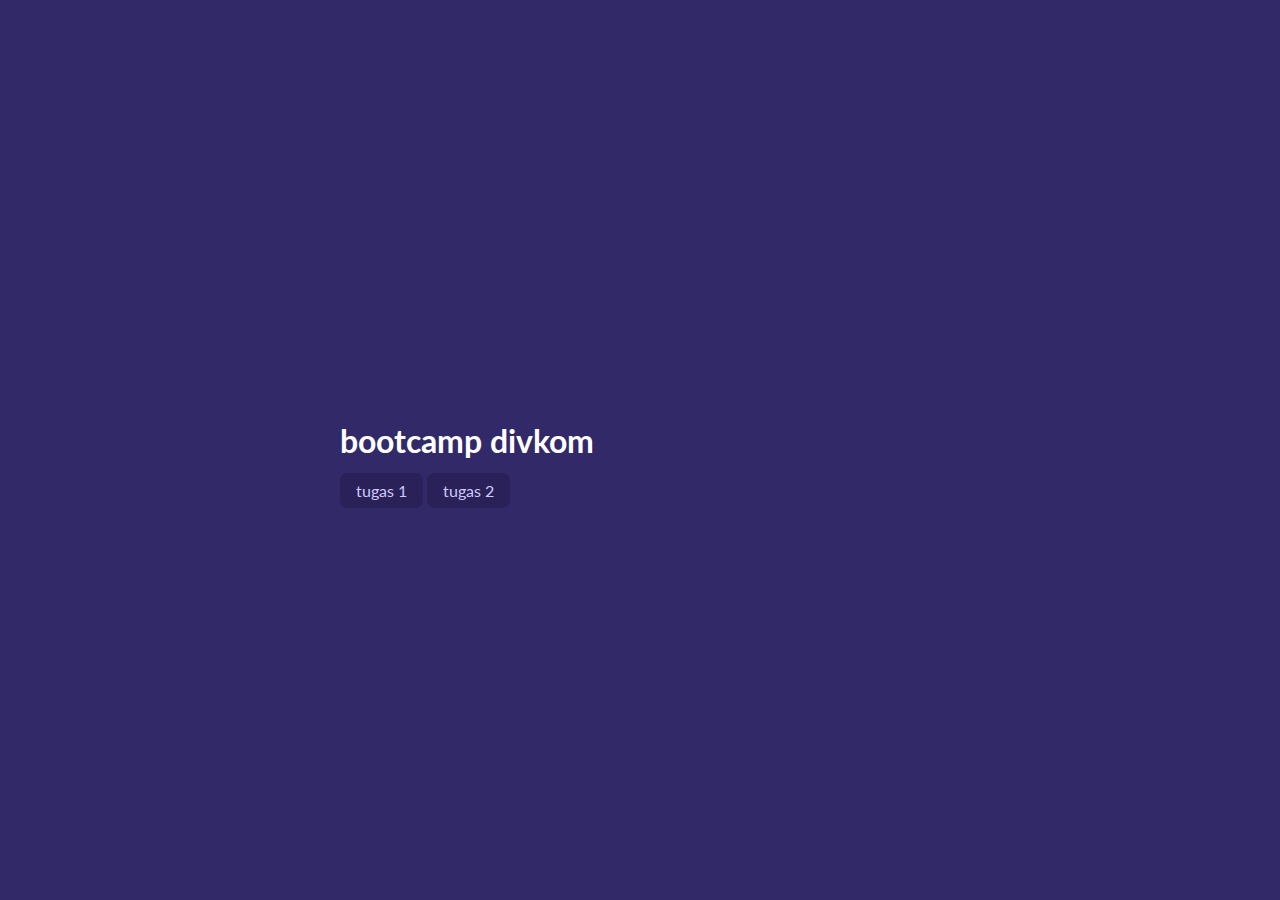
<file: index.html>
<!DOCTYPE html>
<html>
  <head>
    <title>Home - Bootcamp Divisi Komputer</title>
    <link href="stylesheet.css" rel="stylesheet" />
  </head>
  <body class="tugas-1">
    <div class="main-text">
      <h1>bootcamp divkom</h1>
      <a class="nav-button" href="./tugas-1/index.html">tugas 1</a>
      <a class="nav-button" href="./tugas-2/index.html">tugas 2</a>
    </div>
  </body class="tugas-1">
</html>
</file>
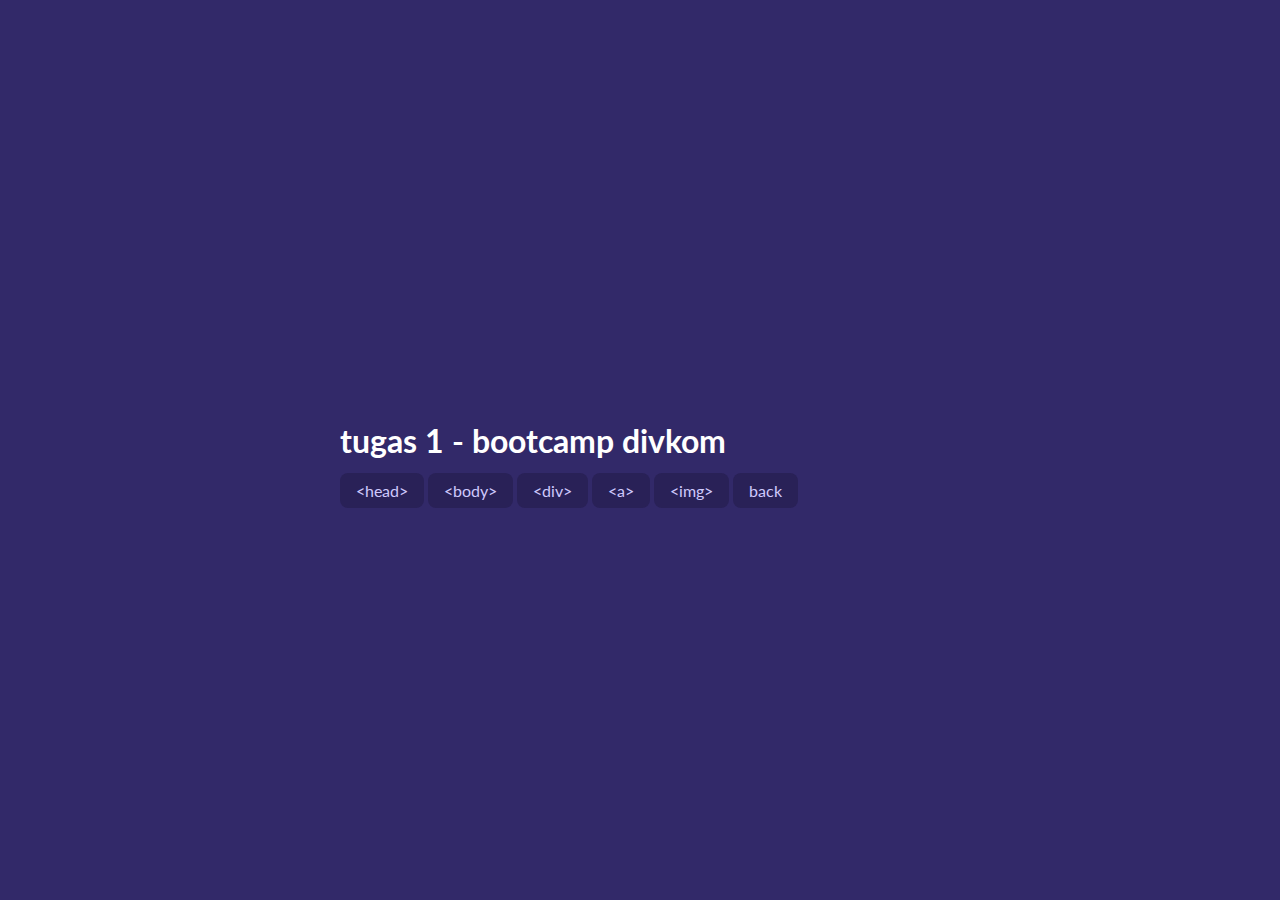
<file: tugas-1/index.html>
<!DOCTYPE html>
<html>
  <head>
    <title>Home - Tugas 1 - Bootcamp Divisi Komputer</title>
    <link href="../stylesheet.css" rel="stylesheet" />
  </head>
  <body class="tugas-1">
    <div class="main-text">
      <h1>tugas 1 - bootcamp divkom</h1>
      <a class="nav-button" href="./head.html">&lt;head&gt;</a>
      <a class="nav-button" href="./body.html">&lt;body&gt;</a>
      <a class="nav-button" href="./div.html">&lt;div&gt;</a>
      <a class="nav-button" href="./a.html">&lt;a&gt;</a>
      <a class="nav-button" href="./img.html">&lt;img&gt;</a>
      <a class="nav-button" href="../">back</a>
    </div>
  </body class="tugas-1">
</html>
</file>
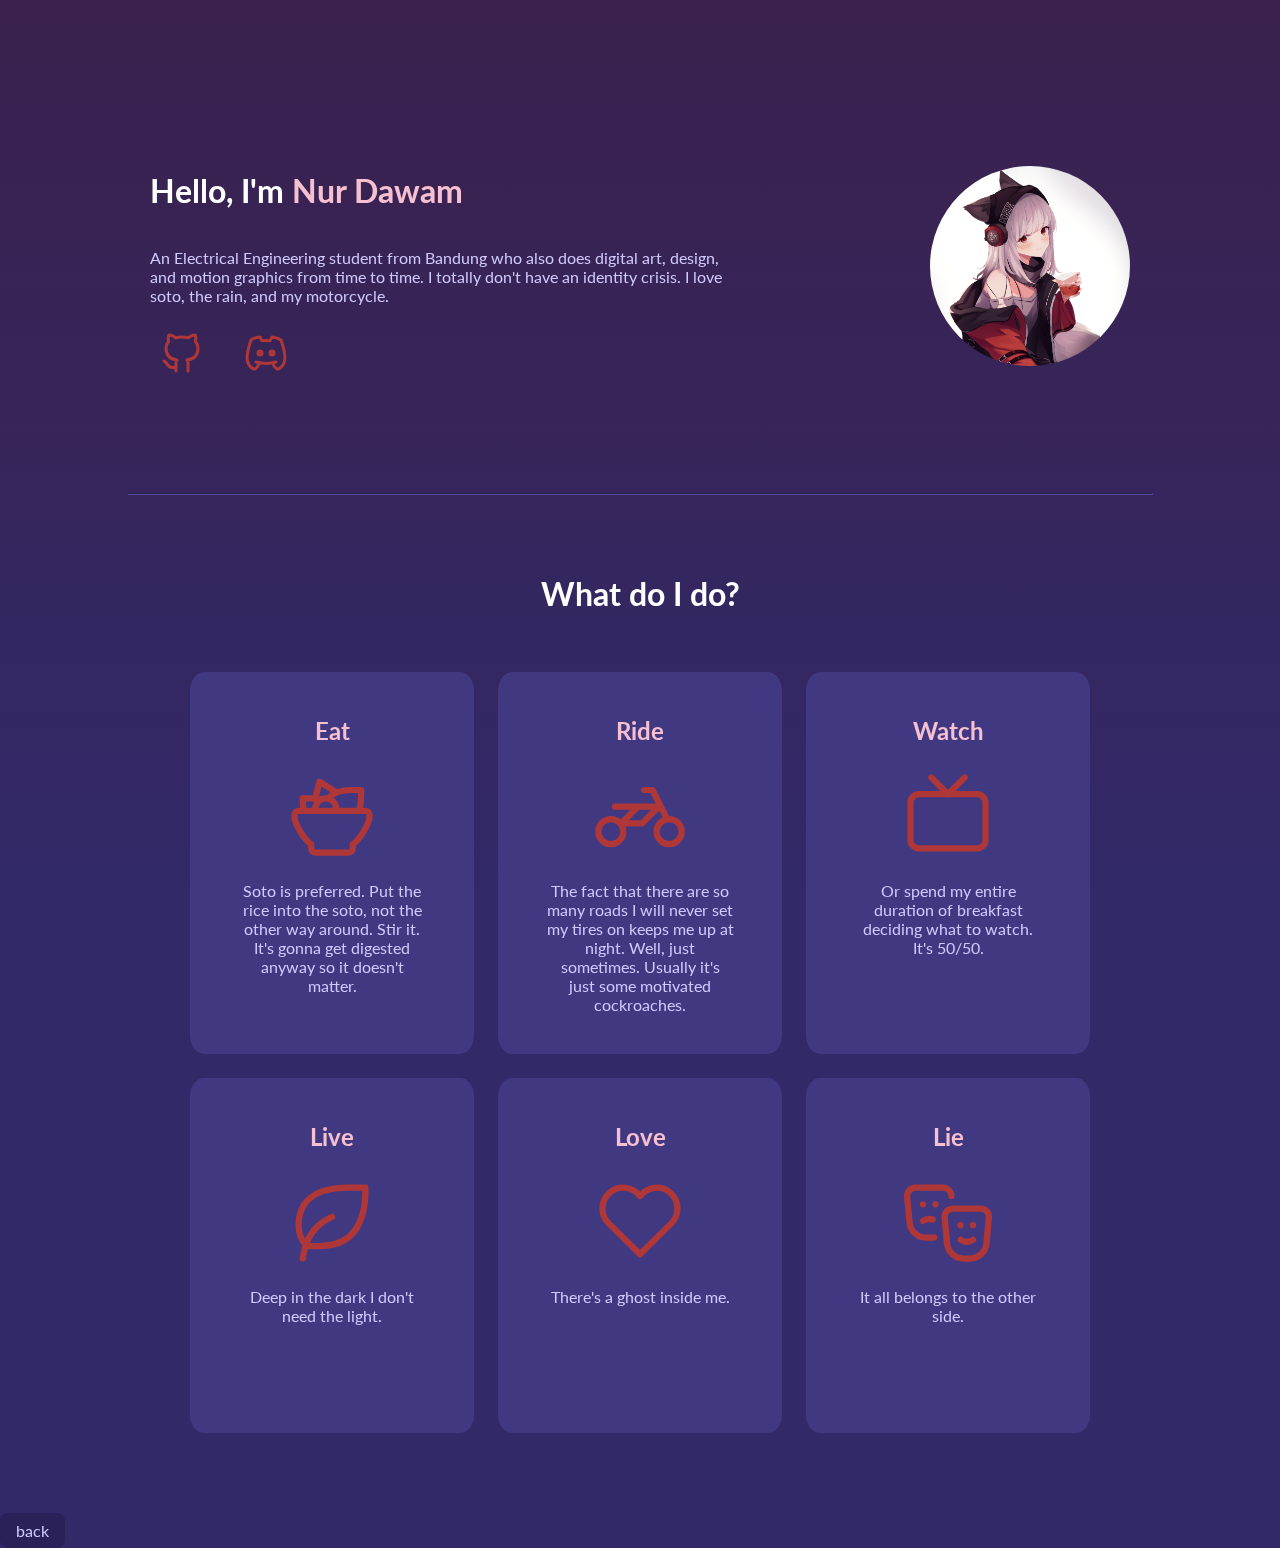
<file: tugas-2/index.html>
<!DOCTYPE html>
<html>
  <head>
    <title>&lt;img&gt; - Tugas 1 - Bootcamp Divisi Komputer</title>
    <link href="../stylesheet.css" rel="stylesheet" />
  </head>
  <body class="tugas-2">
    <div class="background"></div>
    <section class="section-1">
      <div class="section-1-left">
        <h1>Hello, I'm <span class="text-red">Nur Dawam</span></h1>
        <p>
          An Electrical Engineering student from Bandung who also does digital
          art, design, and motion graphics from time to time. I totally don't
          have an identity crisis. I love soto, the rain, and my motorcycle.
        </p>
        <div class="link-bar">
          <a href="https://github.com/mawadrun" class="link-icons">
            <svg
              xmlns="http://www.w3.org/2000/svg"
              class="icon icon-tabler icon-tabler-brand-github"
              viewBox="0 0 24 24"
              stroke-width="1.5"
              stroke="#b03738"
              fill="none"
              stroke-linecap="round"
              stroke-linejoin="round"
            >
              <path stroke="none" d="M0 0h24v24H0z" fill="none" />
              <path
                d="M9 19c-4.3 1.4 -4.3 -2.5 -6 -3m12 5v-3.5c0 -1 .1 -1.4 -.5 -2c2.8 -.3 5.5 -1.4 5.5 -6a4.6 4.6 0 0 0 -1.3 -3.2a4.2 4.2 0 0 0 -.1 -3.2s-1.1 -.3 -3.5 1.3a12.3 12.3 0 0 0 -6.2 0c-2.4 -1.6 -3.5 -1.3 -3.5 -1.3a4.2 4.2 0 0 0 -.1 3.2a4.6 4.6 0 0 0 -1.3 3.2c0 4.6 2.7 5.7 5.5 6c-.6 .6 -.6 1.2 -.5 2v3.5"
              />
            </svg>
          </a>
          <a title="kewro" class="link-icons">
            <svg
              xmlns="http://www.w3.org/2000/svg"
              class="icon icon-tabler icon-tabler-brand-discord"
              viewBox="0 0 24 24"
              stroke-width="1.5"
              stroke="#b03738"
              fill="none"
              stroke-linecap="round"
              stroke-linejoin="round"
            >
              <path stroke="none" d="M0 0h24v24H0z" fill="none" />
              <path d="M8 12a1 1 0 1 0 2 0a1 1 0 0 0 -2 0" />
              <path d="M14 12a1 1 0 1 0 2 0a1 1 0 0 0 -2 0" />
              <path
                d="M15.5 17c0 1 1.5 3 2 3c1.5 0 2.833 -1.667 3.5 -3c.667 -1.667 .5 -5.833 -1.5 -11.5c-1.457 -1.015 -3 -1.34 -4.5 -1.5l-.972 1.923a11.913 11.913 0 0 0 -4.053 0l-.975 -1.923c-1.5 .16 -3.043 .485 -4.5 1.5c-2 5.667 -2.167 9.833 -1.5 11.5c.667 1.333 2 3 3.5 3c.5 0 2 -2 2 -3"
              />
              <path d="M7 16.5c3.5 1 6.5 1 10 0" />
            </svg>
          </a>
        </div>
      </div>
      <div class="section-1-right">
        <a href="https://www.pixiv.net/en/artworks/80472416"
          ><img class="profile-picture" src="./media/80472416_p0_square.png"
        /></a>
      </div>
    </section>
    <hr />
    <section class="section-2">
      <div class="section-2-rows">
        <h1>What do I do?</h1>
        <div class="section-2-panes">
          <div class="section-2-pane">
            <h2>Eat</h2>
            <svg
              xmlns="http://www.w3.org/2000/svg"
              class="icon icon-tabler icon-tabler-salad"
              width="100"
              height="100"
              viewBox="0 0 24 24"
              stroke-width="1.5"
              stroke="#b03738"
              fill="none"
              stroke-linecap="round"
              stroke-linejoin="round"
            >
              <path stroke="none" d="M0 0h24v24H0z" fill="none" />
              <path
                d="M4 11h16a1 1 0 0 1 1 1v.5c0 1.5 -2.517 5.573 -4 6.5v1a1 1 0 0 1 -1 1h-8a1 1 0 0 1 -1 -1v-1c-1.687 -1.054 -4 -5 -4 -6.5v-.5a1 1 0 0 1 1 -1z"
              />
              <path
                d="M18.5 11c.351 -1.017 .426 -2.236 .5 -3.714v-1.286h-2.256c-2.83 0 -4.616 .804 -5.64 2.076"
              />
              <path
                d="M5.255 11.008a12.204 12.204 0 0 1 -.255 -2.008v-1h1.755c.98 0 1.801 .124 2.479 .35"
              />
              <path d="M8 8l1 -4l4 2.5" />
              <path d="M13 11v-.5a2.5 2.5 0 1 0 -5 0v.5" />
            </svg>
            <p>
              Soto is preferred. Put the rice into the soto, not the other way
              around. Stir it. It's gonna get digested anyway so it doesn't
              matter.
            </p>
          </div>
          <div class="section-2-pane">
            <h2>Ride</h2>
            <svg
              xmlns="http://www.w3.org/2000/svg"
              class="icon icon-tabler icon-tabler-motorbike"
              width="100"
              height="100"
              viewBox="0 0 24 24"
              stroke-width="1.5"
              stroke="#b03738"
              fill="none"
              stroke-linecap="round"
              stroke-linejoin="round"
            >
              <path stroke="none" d="M0 0h24v24H0z" fill="none" />
              <path d="M5 16m-3 0a3 3 0 1 0 6 0a3 3 0 1 0 -6 0" />
              <path d="M19 16m-3 0a3 3 0 1 0 6 0a3 3 0 1 0 -6 0" />
              <path d="M7.5 14h5l4 -4h-10.5m1.5 4l4 -4" />
              <path d="M13 6h2l1.5 3l2 4" />
            </svg>
            <p>
              The fact that there are so many roads I will never set my tires on
              keeps me up at night. Well, just sometimes. Usually it's just some
              motivated cockroaches.
            </p>
          </div>
          <div class="section-2-pane">
            <h2>Watch</h2>
            <svg
              xmlns="http://www.w3.org/2000/svg"
              class="icon icon-tabler icon-tabler-device-tv"
              width="100"
              height="100"
              viewBox="0 0 24 24"
              stroke-width="1.5"
              stroke="#b03738"
              fill="none"
              stroke-linecap="round"
              stroke-linejoin="round"
            >
              <path stroke="none" d="M0 0h24v24H0z" fill="none" />
              <path
                d="M3 7m0 2a2 2 0 0 1 2 -2h14a2 2 0 0 1 2 2v9a2 2 0 0 1 -2 2h-14a2 2 0 0 1 -2 -2z"
              />
              <path d="M16 3l-4 4l-4 -4" />
            </svg>
            <p>
              Or spend my entire duration of breakfast deciding what to watch.
              It's 50/50.
            </p>
          </div>
          <div class="section-2-pane">
            <h2>Live</h2>
            <svg
              xmlns="http://www.w3.org/2000/svg"
              class="icon icon-tabler icon-tabler-leaf"
              width="100"
              height="100"
              viewBox="0 0 24 24"
              stroke-width="1.5"
              stroke="#b03738"
              fill="none"
              stroke-linecap="round"
              stroke-linejoin="round"
            >
              <path stroke="none" d="M0 0h24v24H0z" fill="none" />
              <path d="M5 21c.5 -4.5 2.5 -8 7 -10" />
              <path
                d="M9 18c6.218 0 10.5 -3.288 11 -12v-2h-4.014c-9 0 -11.986 4 -12 9c0 1 0 3 2 5h3z"
              />
            </svg>
            <p>Deep in the dark I don't need the light.</p>
          </div>
          <div class="section-2-pane">
            <h2>Love</h2>
            <svg
              xmlns="http://www.w3.org/2000/svg"
              class="icon icon-tabler icon-tabler-heart"
              width="100"
              height="100"
              viewBox="0 0 24 24"
              stroke-width="1.5"
              stroke="#b03738"
              fill="none"
              stroke-linecap="round"
              stroke-linejoin="round"
            >
              <path stroke="none" d="M0 0h24v24H0z" fill="none" />
              <path
                d="M19.5 12.572l-7.5 7.428l-7.5 -7.428a5 5 0 1 1 7.5 -6.566a5 5 0 1 1 7.5 6.572"
              />
            </svg>
            <p>There's a ghost inside me.</p>
          </div>
          <div class="section-2-pane">
            <h2>Lie</h2>
            <svg
              xmlns="http://www.w3.org/2000/svg"
              class="icon icon-tabler icon-tabler-masks-theater"
              width="100"
              height="100"
              viewBox="0 0 24 24"
              stroke-width="1.5"
              stroke="#b03738"
              fill="none"
              stroke-linecap="round"
              stroke-linejoin="round"
            >
              <path stroke="none" d="M0 0h24v24H0z" fill="none" />
              <path
                d="M13.192 9h6.616a2 2 0 0 1 1.992 2.183l-.567 6.182a4 4 0 0 1 -3.983 3.635h-1.5a4 4 0 0 1 -3.983 -3.635l-.567 -6.182a2 2 0 0 1 1.992 -2.183z"
              />
              <path d="M15 13h.01" />
              <path d="M18 13h.01" />
              <path d="M15 16.5c1 .667 2 .667 3 0" />
              <path
                d="M8.632 15.982a4.037 4.037 0 0 1 -.382 .018h-1.5a4 4 0 0 1 -3.983 -3.635l-.567 -6.182a2 2 0 0 1 1.992 -2.183h6.616a2 2 0 0 1 2 2"
              />
              <path d="M6 8h.01" />
              <path d="M9 8h.01" />
              <path d="M6 12c.764 -.51 1.528 -.63 2.291 -.36" />
            </svg>
            <p>It all belongs to the other side.</p>
          </div>
        </div>
      </div>
    </section>
    <a class="nav-button" href="../">back</a>
  </body>
</html>
</file>
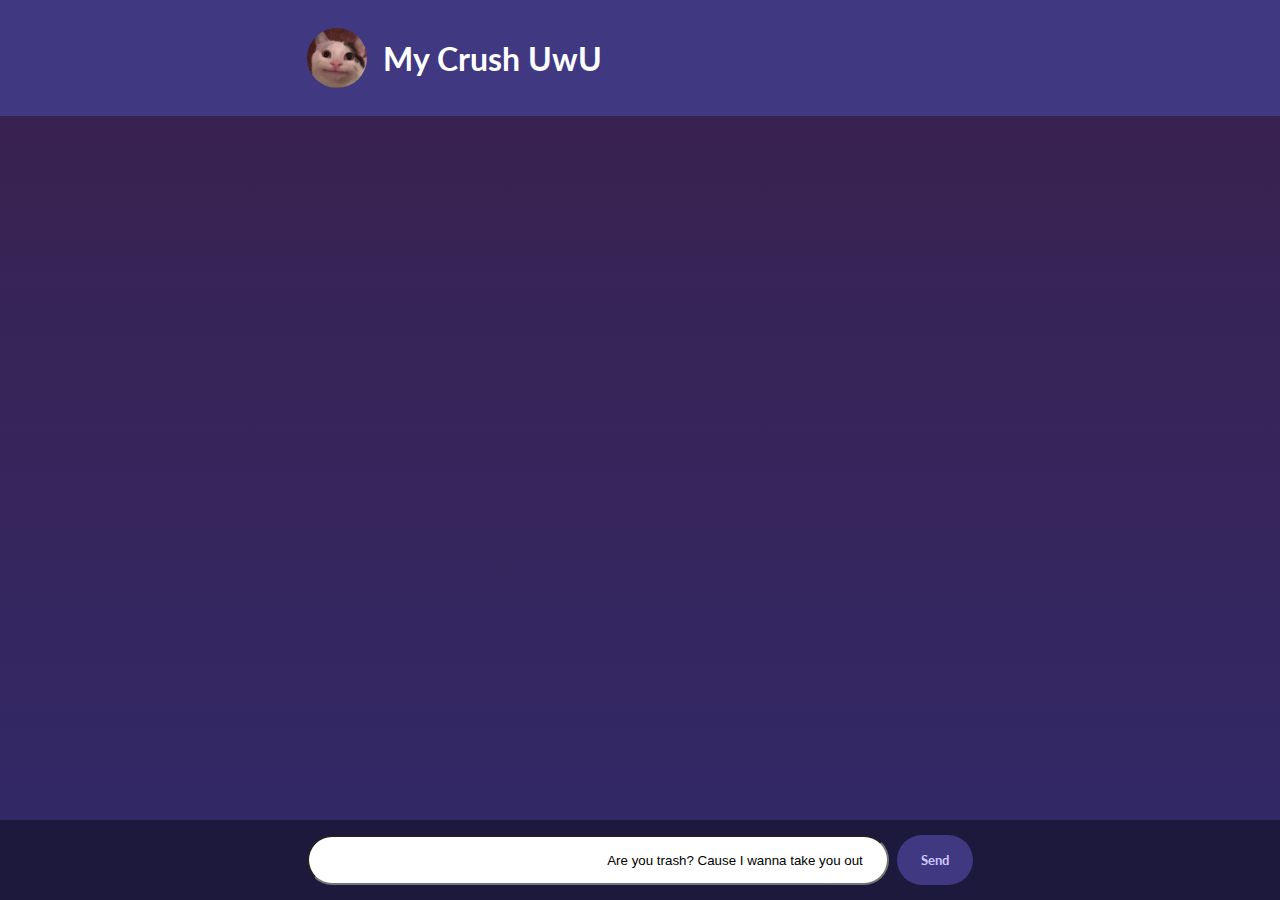
<file: tugas-3/index.html>
<!DOCTYPE html>
<html>
  <head>
    <title>Dating simulator?? idk - Tugas 2 - Bootcamp Divisi Komputer</title>
    <link href="./stylesheet.css" rel="stylesheet" />
    <link href="../tugas-2/media/favicon.png" rel="icon" type="image/png" />
    <script>
      function handleSubmit() {
        data = document.forms[0].form.value;
        if (data === "") {
          return;
        } else {
          rng = Math.floor(Math.random() * 100);
          d = new Date();
          time = d.getHours() + ":" + d.getMinutes();
          document.getElementById(
            "feedback"
          ).innerHTML += `<div class="chat-bubble"><p>${data}</p> <p>${rng}% - ${time}</p> <div/>`;
          document.forms[0].form.value = "";
          window.scrollTo(0, document.body.scrollHeight);
        }
      }
    </script>
  </head>
  <body class="tugas-3">
    <div class="background"></div>
    <section id="conversation">
      <div class="chat-header">
        <img src="./media/crush.jpg" class="chat-profile-picture" />
        <h1>My Crush UwU</h1>
      </div>
      <div id="feedback" class="conversation-field"></div>
      <div class="chat-footer">
        <form class="send-form" action="">
          <input
            id="form"
            type="text"
            value="Are you trash? Cause I wanna take you out"
            class="chat-field"
          />
          <input
            type="button"
            onclick="handleSubmit()"
            value="Send"
            class="send-chat"
          />
        </form>
      </div>
    </section>
  </body>
</html>
</file>
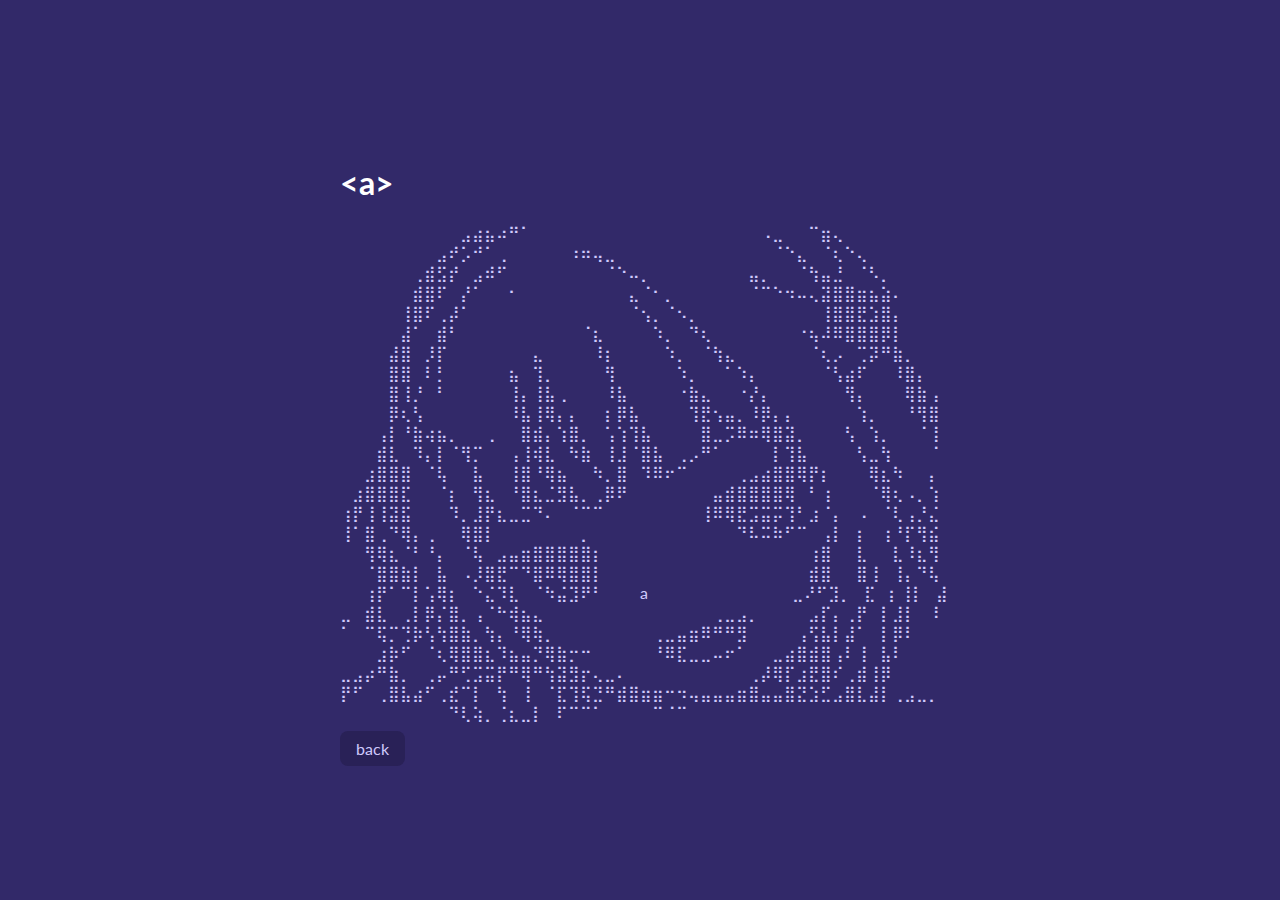
<file: tugas-1/a.html>
<!DOCTYPE html>
<html>
  <head>
    <title>&lt;a&gt; - Tugas 1 - Bootcamp Divisi Komputer</title>
    <link href="../stylesheet.css" rel="stylesheet" />
  </head>
  <body class="tugas-1">
    <div class="main-text">
      <h1>&lt;a&gt;</h1>
      <p>
        ⠀⠀⠀⠀⠀⠀⠀⠀⠀⠀⣠⣴⣦⠴⠛⠁⠀⠀⠀⠀⠀⠀⠀⠀⠀⠀⠀⠀⠀⠀⠀⠀⠀⠀⠀⠠⣀⠀⠀⠉⣶⢄⠀⠀⠀⠀⠀⠀⠀⠀
        ⠀⠀⠀⠀⠀⠀⠀⠀⣠⠞⡡⠚⠁⢀⠀⠀⠀⠀⠀⠰⠶⢤⣀⠀⠀⠀⠀⠀⠀⠀⠀⠀⠀⠀⠀⠀⠈⠑⣄⠀⠈⢆⠑⢄⠀⠀⠀⠀⠀⠀
        ⠀⠀⠀⠀⠀⠀⢀⣾⣫⡞⠀⣠⠾⠋⠀⠀⠀⠀⠀⠀⠀⠀⠈⠑⠤⡀⠀⠀⠀⠀⠀⠀⠀⠀⣤⡀⠀⠀⠈⢳⣤⣘⠀⠈⠣⡀⠀⠀⠀⠀
        ⠀⠀⠀⠀⠀⠀⣾⣿⠏⠀⡜⠁⠀⠀⠂⠀⠀⠀⠀⠀⠀⠀⠀⠀⣄⠈⠂⡀⠀⠀⠀⠀⠀⠀⠈⠉⠑⠲⠤⢄⣽⣿⣿⣶⣦⣵⠄⠀⠀⠀
        ⠀⠀⠀⠀⠀⢸⣿⠏⢀⡼⠁⠀⠀⠀⠀⠀⠀⠀⠀⠀⠀⠀⠀⠀⠈⢢⡀⠈⠢⡀⠀⠀⠀⠀⠀⠀⠀⠀⠀⠀⢸⣿⣿⣟⣱⣿⡄⠀⠀⠀
        ⠀⠀⠀⠀⠀⣼⠁⠀⣾⠃⠀⠀⠀⠀⠀⠀⠀⠀⠀⠀⠈⣆⠀⠀⠀⠀⠱⡀⠀⠙⢆⠀⠀⠀⠀⠀⠀⠀⠐⢦⠼⠿⣿⣿⣿⡿⡇⠀⠀⠀
        ⠀⠀⠀⠀⣼⣿⠀⡸⡏⠀⠀⠀⠀⠀⠀⠀⣄⠀⠀⠀⠀⠸⡆⠀⠀⠀⠀⠱⡀⠀⠈⢳⣄⠀⠀⠀⠀⠀⠀⠈⢆⡠⠀⢉⡽⠛⣷⡀⠀⠀
        ⠀⠀⠀⠀⣿⣿⠀⠇⡃⠀⠀⠀⠀⠀⣦⠀⢹⡀⠀⠀⠀⠀⢻⠀⠀⠀⠀⠀⠱⡀⠀⠀⠁⠱⡄⠀⠀⠀⠀⠀⠈⢣⣴⠏⠀⠀⠸⣿⡄⠀
        ⠀⠀⠀⠀⣿⢸⡘⠀⠃⠀⠀⠀⠀⠀⢸⡄⢸⣧⢀⠀⠀⠀⠸⣧⠀⠀⠀⠀⠐⣷⣄⠀⠀⠐⡜⡄⠀⠀⠀⠀⠀⠀⢻⡄⠀⠀⠀⢿⣷⢠
        ⠀⠀⠀⠀⡿⢆⢣⠀⠀⠀⠀⠀⠀⠀⠸⣧⢸⢿⡄⡄⠀⠀⡆⡿⣧⠀⠀⠀⠀⢹⣟⢢⣤⡀⠸⡿⡄⡄⠀⠀⠀⠀⠀⢱⡀⠀⠀⠘⢻⣿
        ⠀⠀⠀⢠⡇⠘⣷⢴⣦⡀⠀⠀⢀⠀⠀⣿⣾⡄⢱⣿⡀⠀⢡⢱⢹⣧⠀⠀⠀⠀⣿⣀⡩⠿⠶⢿⣿⣽⡀⠀⠀⠀⢣⠀⢱⡀⠀⠀⠈⢸
        ⠀⠀⠀⣾⣇⠀⠹⡄⡇⠈⢻⡉⠀⠀⢠⢸⢾⣇⠀⠳⣷⠀⢸⣸⠈⣿⣧⠀⢀⡠⠛⠁⠀⠀⠀⠀⡇⢹⣧⠀⠀⠀⠀⢣⣀⢳⠀⠀⠀⠈
        ⠀⠀⣰⣿⣿⣿⠀⠈⢧⠀⠀⣧⠀⠀⢸⣿⠘⢿⣦⠀⠀⠳⡀⣿⠀⠹⠿⠖⠉⠀⠀⠀⠀⢀⣠⣴⣿⣿⢿⡟⡆⠀⠀⠀⢿⣆⠳⠀⠀⡄
        ⠀⣰⣿⣿⣿⣏⠀⠀⠈⡆⠀⢻⣆⠀⠘⣿⣆⣈⣻⣧⡀⢀⡿⠟⠀⠀⠀⠀⠀⠀⠀⣤⣾⣿⣿⣿⣿⢿⠀⠃⢰⠀⠀⠀⠈⢿⢆⠠⡀⢱
        ⢰⡟⢸⢸⣽⣯⠀⠀⠀⠹⡀⣸⡟⣆⣀⣉⠙⠄⠀⠈⠉⠉⠀⠀⠀⠀⠀⠀⠀⠀⢸⠿⢿⣟⣩⣭⡭⢹⠃⣰⠈⡄⠀⠠⠀⠈⢇⢠⡘⣌
        ⢸⠁⣿⢀⠙⢿⡄⢀⠀⠀⢿⣿⡇⠀⠀⠀⠀⠀⠀⠀⡀⠀⠀⠀⠀⠀⠀⠀⠀⠀⠀⠀⠀⠙⠧⠭⠷⠋⠉⠀⢠⡇⠀⡆⠀⢰⠘⡏⢻⣮
        ⠀⠀⢻⢿⣆⠈⠃⠘⡄⠀⠈⢧⠀⣠⣤⣶⣿⣿⣿⣿⣿⡆⠀⠀⠀⠀⠀⠀⠀⠀⠀⠀⠀⠀⠀⠀⠀⠀⠀⢰⣿⠀⠀⣇⠀⠀⣇⠸⣆⢻
        ⠀⠀⠈⣿⣿⣷⡇⠀⣧⠀⠠⡸⣿⣟⠉⠙⣿⠿⢿⣿⣿⡇⠀⠀⠀⠀⠀⠀⠀⠀⠀⠀⠀⠀⠀⠀⠀⠀⠀⣾⣿⠀⠀⣿⢸⠀⢸⡄⠙⢧
        ⠀⠀⢰⡟⠁⠉⡇⢡⢿⡆⠀⠑⣌⠹⣇⠀⠈⠳⣬⣹⠟⠃⠀⠀⠀a⠀⠀⠀⠀⠀⠀⠀⠀⠀⠀⠀⠀⣀⠜⠋⣹⡀⠀⣏⠀⡆⢸⡇⠀⣼
        ⣀⠀⣾⣇⠀⢀⡇⡿⡌⣿⡀⢠⠈⠓⢾⣦⣄⠀⠀⠀⠀⠀⠀⠀⠀⠀⠀⠀⠀⠀⠀⢀⣀⣠⡀⠀⠀⠀⠀⣠⡏⡄⢀⡟⠀⡇⣸⡇⠀⠸
        ⠁⠀⠉⢯⡉⢙⡷⢣⢳⣿⣷⡀⢳⡄⠘⢿⢷⡀⠀⠀⠀⠀⠀⠀⠀⠀⢀⣀⣤⣶⠿⠛⠛⣻⠀⠀⠀⠀⢠⢫⣧⡇⣼⠁⠀⡇⡿⠇⠀⠀
        ⠀⠀⠀⣰⡷⠋⠀⠈⢆⢿⣿⣿⣆⠹⣦⣤⡙⢿⣷⡒⠒⠀⠀⠀⠀⠀⠘⠿⣏⣀⣀⠤⠖⠁⠀⠀⣀⣴⣿⣾⣿⢠⠇⢸⠀⣧⠇⠀⠀⠀
        ⣀⣠⡴⠛⣷⡀⠀⢀⡤⠛⢋⣩⣭⡟⠛⢿⠛⢳⣽⣻⡖⢄⣀⠄⠀⠀⠀⠀⠀⠀⠀⠀⠀⠀⢀⡼⢿⡏⣰⣟⣿⠎⢀⣾⢸⡿⠀⠀⠀⠀
        ⡟⠋⠀⢀⣿⣧⣴⠋⢀⣞⠉⡇⠀⢳⠀⢸⠀⠈⣏⢹⢯⣙⠛⣾⣿⣶⣶⠒⠲⢤⣤⣤⣤⣶⣿⣤⣤⣿⣝⣱⣋⣠⣿⣇⣼⡇⢀⣠⣀⡀
        ⠀⠀⠀⠀⠀⠀⠀⠀⠀⠙⢇⢵⡀⢈⣆⣀⡇⠀⠏⠉⠉⠁⠀⠀⠀⠀⠉⠈⠉⠀⠀⠀⠀⠀⠀⠀⠀⠀⠀⠀⠀⠀⠀⠀⠀⠀⠀⠀⠀⠀
      </p>
      <a class="nav-button" href="./">back</a>
    </div>
  </body class="tugas-1">
</html>
</file>
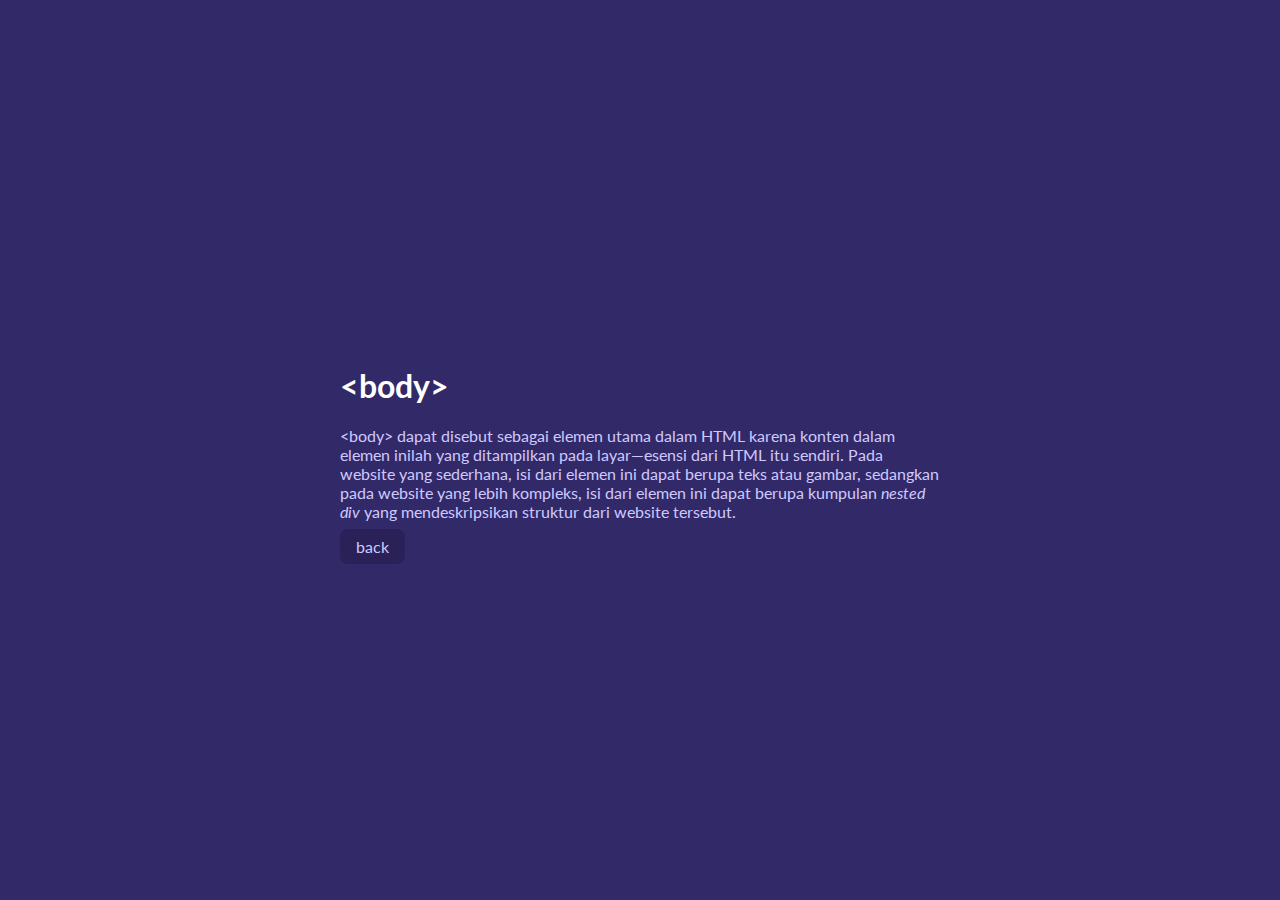
<file: tugas-1/body.html>
<!DOCTYPE html>
<html>
  <head>
    <title>&lt;body&gt; - Tugas 1 - Bootcamp Divisi Komputer</title>
    <link href="../stylesheet.css" rel="stylesheet" />
  </head>
  <body class="tugas-1">
    <div class="main-text">
      <h1>&lt;body&gt;</h1>
      <p>
        &lt;body&gt; dapat disebut sebagai elemen utama dalam HTML karena konten
        dalam elemen inilah yang ditampilkan pada layar—esensi dari HTML itu
        sendiri. Pada website yang sederhana, isi dari elemen ini dapat berupa
        teks atau gambar, sedangkan pada website yang lebih kompleks, isi dari
        elemen ini dapat berupa kumpulan <i>nested div</i> yang mendeskripsikan
        struktur dari website tersebut.
      </p>
      <a class="nav-button" href="./">back</a>
    </div>
  </body class="tugas-1">
</html>
</file>
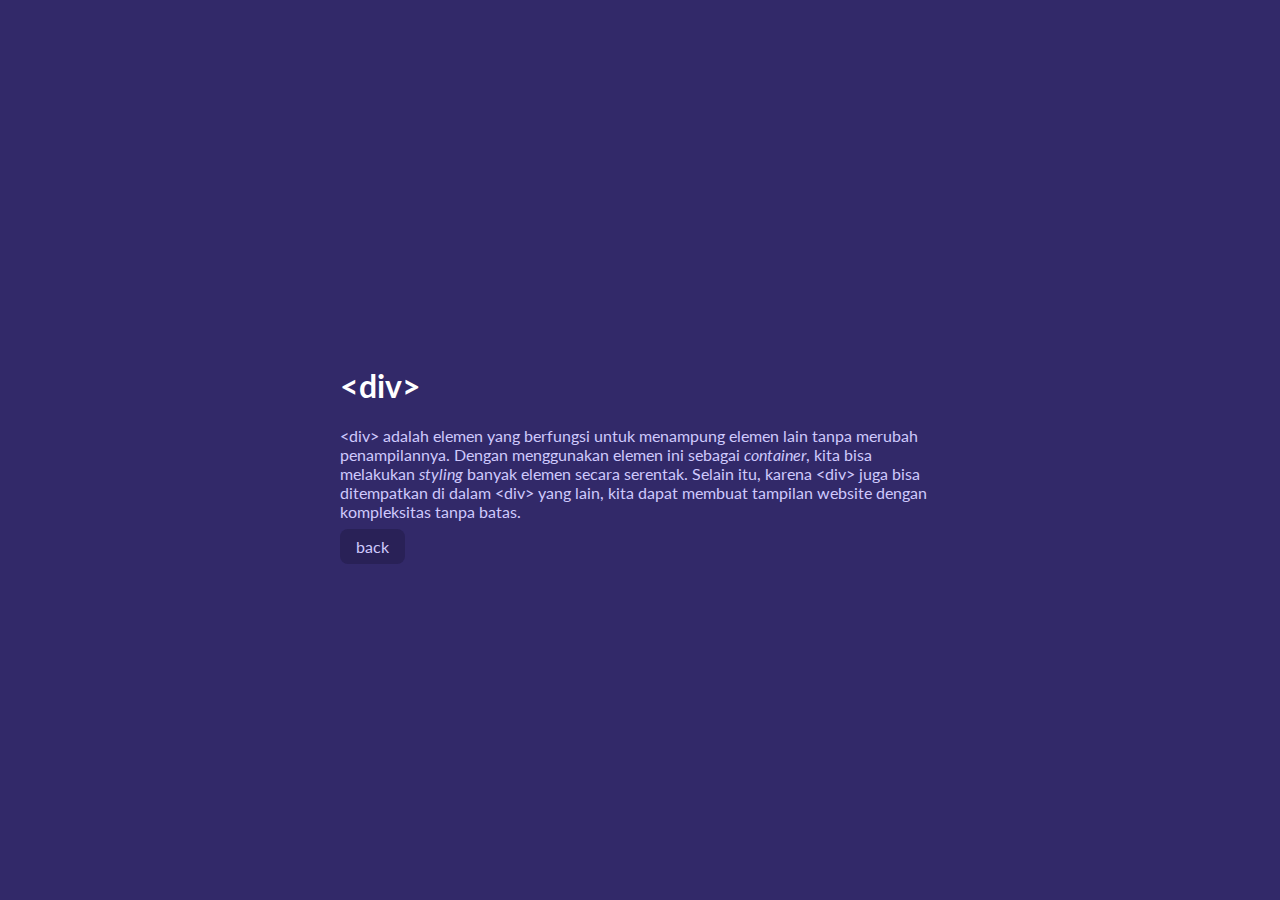
<file: tugas-1/div.html>
<!DOCTYPE html>
<html>
  <head>
    <title>&lt;div&gt; - Tugas 1 - Bootcamp Divisi Komputer</title>
    <link href="../stylesheet.css" rel="stylesheet" />
  </head>
  <body class="tugas-1">
    <div class="main-text">
      <h1>&lt;div&gt;</h1>
      <p>
        &lt;div&gt; adalah elemen yang berfungsi untuk menampung elemen lain
        tanpa merubah penampilannya. Dengan menggunakan elemen ini sebagai
        <i>container</i>, kita bisa melakukan <i>styling</i> banyak elemen
        secara serentak. Selain itu, karena &lt;div&gt; juga bisa ditempatkan di
        dalam &lt;div&gt; yang lain, kita dapat membuat tampilan website dengan
        kompleksitas tanpa batas.
      </p>
      <a class="nav-button" href="./">back</a>
    </div>
  </body class="tugas-1">
</html>
</file>
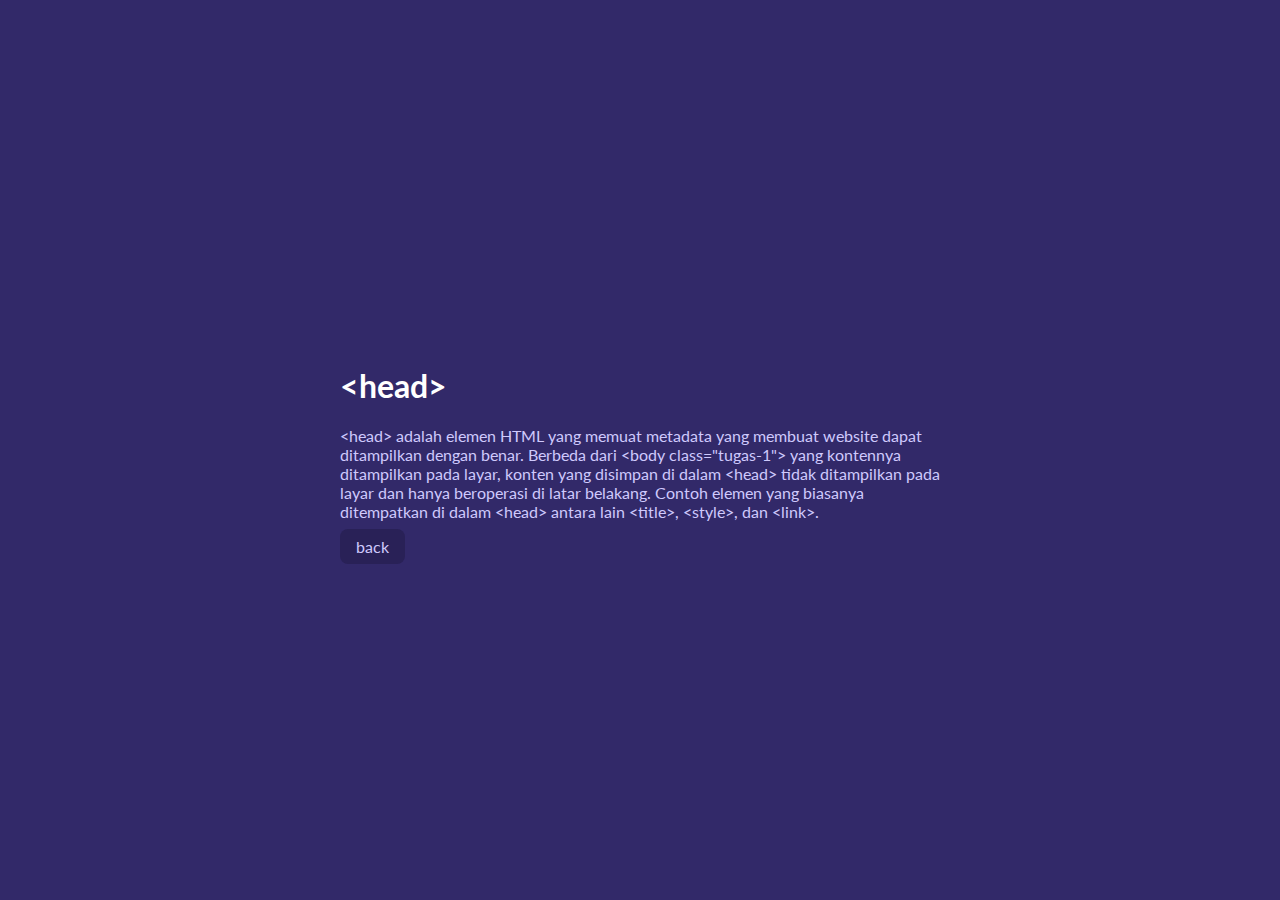
<file: tugas-1/head.html>
<!DOCTYPE html>
<html>
  <head>
    <title>&lt;head&gt; - Tugas 1 - Bootcamp Divisi Komputer</title>
    <link href="../stylesheet.css" rel="stylesheet" />
  </head>
  <body class="tugas-1">
    <div class="main-text">
      <h1>&lt;head&gt;</h1>
      <p>
        &lt;head&gt; adalah elemen HTML yang memuat metadata yang membuat
        website dapat ditampilkan dengan benar. Berbeda dari &lt;body class="tugas-1"&gt; yang
        kontennya ditampilkan pada layar, konten yang disimpan di dalam
        &lt;head&gt; tidak ditampilkan pada layar dan hanya beroperasi di latar
        belakang. Contoh elemen yang biasanya ditempatkan di dalam &lt;head&gt;
        antara lain &lt;title&gt;, &lt;style&gt;, dan &lt;link&gt;.
      </p>
      <a class="nav-button" href="./">back</a>
    </div>
  </body class="tugas-1">
</html>
</file>
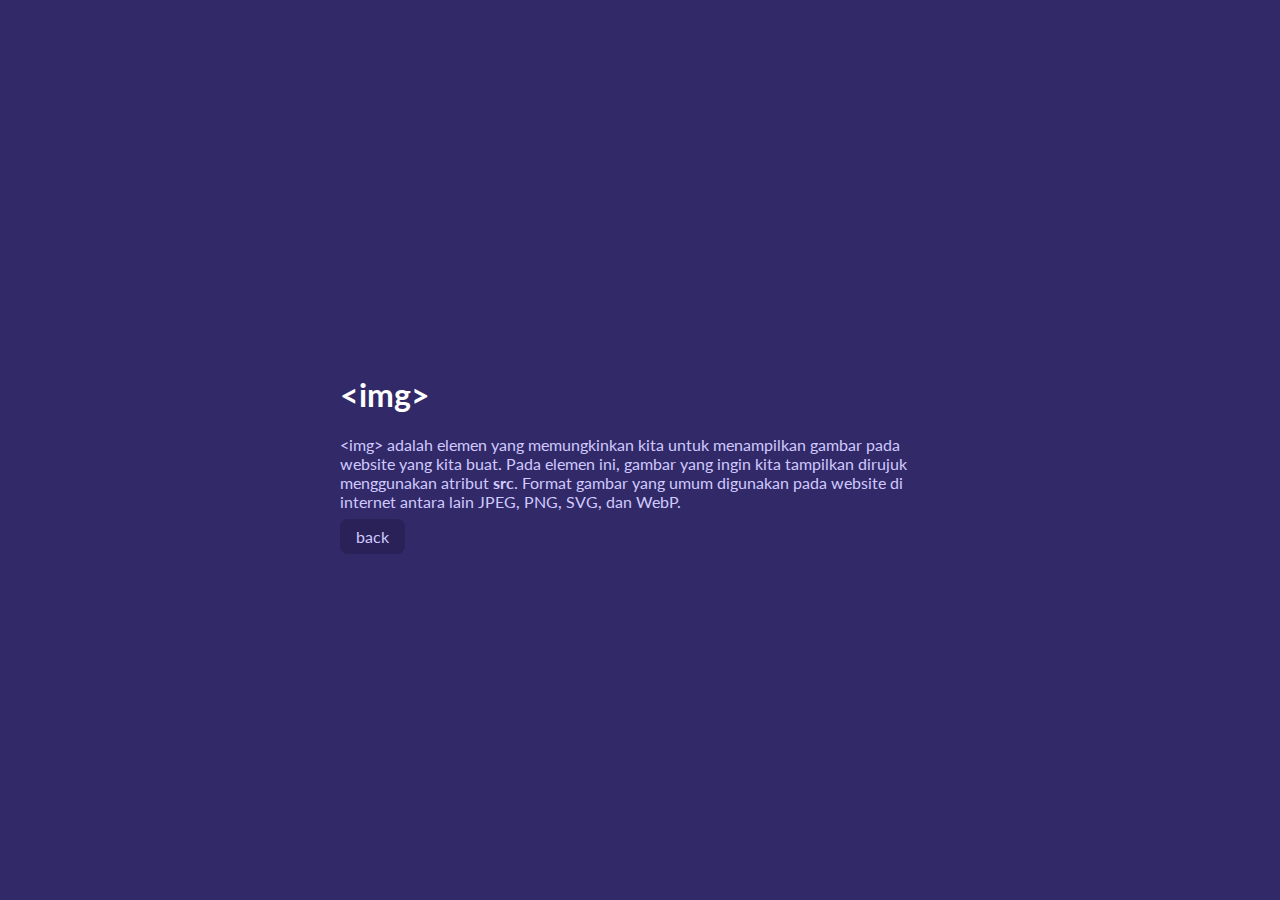
<file: tugas-1/img.html>
<!DOCTYPE html>
<html>
  <head>
    <title>&lt;img&gt; - Tugas 1 - Bootcamp Divisi Komputer</title>
    <link href="../stylesheet.css" rel="stylesheet" />
  </head>
  <body class="tugas-1">
    <div class="main-text">
      <h1>&lt;img&gt;</h1>
      <p>
        &lt;img&gt; adalah elemen yang memungkinkan kita untuk menampilkan
        gambar pada website yang kita buat. Pada elemen ini, gambar yang ingin
        kita tampilkan dirujuk menggunakan atribut <b>src</b>. Format gambar
        yang umum digunakan pada website di internet antara lain JPEG, PNG, SVG,
        dan WebP.
      </p>
      <a class="nav-button" href="./">back</a>
    </div>
  </body class="tugas-1">
</html>
</file>
<file: stylesheet.css>
@import url("https://fonts.googleapis.com/css2?family=Lato&display=swap");
html {
  min-width: 960px;
}
.tugas-1 {
  display: flex;
  background-color: #322969;
  color: #cfc9fd;
  font-family: "Lato", sans-serif;
  justify-content: center;
  align-items: center;
  height: 100vh;
  width: 100vw;
  margin: 0;
}

.main-text {
  width: 600px;
}
.text-red {
  color: #f6c0d0;
}

h1 {
  font-weight: bold;
  color: white;
}

h2 {
  color: #f6c0d0;
}

hr {
  width: 80%;
  border: 20px 0 0 0;
  border-color: #554b9e;
}

.nav-button {
  color: #cfc9fd;
  background-color: #292157;
  text-decoration: none;
  padding: 8px 16px;
  border-radius: 8px;
  transition: background-color 100ms;
}

.nav-button:hover {
  background-color: #463d81;
}

.background {
  position: fixed;
  width: 100%;
  height: 100%;
  z-index: -999;
  background: linear-gradient(#3a214d, #322969);
}

.tugas-2 {
  display: block;
  background-color: #322969;
  color: #cfc9fd;
  font-family: "Lato", sans-serif;
  justify-content: center;
  align-items: center;
  margin: 0;
}

.section-1 {
  display: flex;
  flex-direction: row;
  align-items: center;
  padding: 50px;
  padding-bottom: 0px;
}

.section-1-left {
  display: flex;
  flex-direction: column;
  justify-content: center;
  padding: 100px;
}

.section-1-right {
  display: flex;
  align-items: center;
  justify-content: center;
  width: 40%;
  min-width: 200px;
  padding: 100px;
}

.profile-picture {
  width: 100%;
  border-radius: 100%;
}

.link-bar {
  display: flex;
  gap: 20px;
}

.link-bar a {
  width: 48px;
  height: 48px;
  padding: 8px;
  transition: background-color 100ms;
}

.link-bar a:hover {
  background-color: #463d81;
}

.link-icons {
  border-radius: 100%;
  height: 100%;
}

.section-2 {
  display: flex;
  flex-direction: column;
  padding: 50px;
}

.section-2-rows {
  display: flex;
  flex-direction: column;
  align-items: stretch;
  text-align: center;
}

.section-2-panes {
  display: grid;
  place-items: stretch;
  justify-items: stretch;
  margin: 2vw 10vw;
  grid-template-columns: 1fr 1fr 1fr;
}

.section-2-pane {
  background-color: #413882;
  margin: 12px;
  min-height: 24vw;
  padding: 24px 48px;
  border-radius: 5%;
  display: flex;
  flex-direction: column;
  align-items: center;
  text-align: center;
}
</file>
<file: tugas-3/stylesheet.css>
@import url("https://fonts.googleapis.com/css2?family=Lato&display=swap");
html {
  min-width: 960px;
}

::-webkit-scrollbar {
  width: 5px;
}

::-webkit-scrollbar-track {
  background: none;
}

::-webkit-scrollbar-thumb {
  background: #b03738;
  border-radius: 100px;
  height: 20px;
}

.tugas-1 {
  display: flex;
  background-color: #322969;
  color: #cfc9fd;
  font-family: "Lato", sans-serif;
  justify-content: center;
  align-items: center;
  height: 100vh;
  width: 100vw;
  margin: 0;
}

.text-red {
  color: #f6c0d0;
  display: inline;
}

a {
  color: #cfc9fd;
  text-decoration: none;
}

h1 {
  font-weight: bold;
  color: white;
}

h1.left {
  text-align: left;
}

h1.center {
  text-align: center;
}

h2 {
  color: #f6c0d0;
}

hr {
  width: 80%;
  border: 20px 0 0 0;
  border-color: #554b9e;
}

.nav-button {
  color: #cfc9fd;
  display: flex;
  background-color: #292157;
  text-decoration: none;
  padding: 8px 16px;
  border-radius: 8px;
  transition: background-color 100ms;
}

.tugas-3 {
  display: block;
  background-color: #322969;
  color: #cfc9fd;
  font-family: "Lato", sans-serif;
  justify-content: center;
  align-items: center;
  margin: 0;
}

.background {
  position: fixed;
  top: 0;
  width: 100%;
  height: 100%;
  z-index: -999;
  background: linear-gradient(#3a214d, #322969);
}

.section-2-panes {
  display: grid;
  place-items: stretch;
  justify-items: right;
  margin: 2vw 8vw;
  grid-template-columns: 1fr;
}

@media (max-width: 1130px) {
  .section-2-panes {
    grid-template-columns: 1fr 1fr;
  }
}

.section-2-pane {
  background-color: #413882;
  min-height: 4vw;
  padding: 4px 20px;
  margin: 12px;
  border-radius: 5%;
  display: flex;
  flex-direction: column;
  align-items: center;
  text-align: center;
  transition: transform 500ms;
}

.chat-header {
  display: flex;
  position: fixed;
  top: 0;
  height: 80px;
  width: 100%;
  padding: 2vh 24vw;
  background-color: #413882;
  justify-content: left;
  align-items: center;
  text-align: center;
}

.chat-profile-picture {
  border-radius: 50%;
  width: 60px;
  height: 60px;
  margin-right: 16px;
}

.chat-footer {
  display: flex;
  position: fixed;
  bottom: 0;
  width: 100vw;
  height: 80px;
  background-color: #1d193d;
  justify-content: center;
  align-items: center;
}

.conversation {
  display: grid;
  width: 80vw;
  height: 100vh;
  grid-template-columns: 1fr;
}

.conversation-field {
  display: grid;
  justify-content: right;
  padding: 0 24vw;
  gap: 8px;
  height: 100%;
  margin-bottom: 90px;
  margin-top: 120px;
}

.send-form {
  display: flex;
  flex-direction: row;
  justify-content: space-between;
  padding: 0px 24vw;
  gap: 8px;
  width: inherit;
  height: 50px;
}

.send-chat {
  font-family: "Lato", sans-serif;
  font-weight: bold;
  background-color: #413882;
  color: #cfc9fd;
  padding: 2px 24px;
  width: 2fr;
  border-radius: 100px;
  border-width: 0;
  transition: background-color 100ms;
}

.send-chat:hover {
  background-color: #554b9e;
}

.send-chat:active {
  background-color: #3d3576;
}

.chat-field {
  width: 100%;
  border-radius: 100px;
  justify-items: right;
  padding: 2px 24px;
  grid-template-columns: 1fr;
}

.chat-bubble {
  display: flex;
  flex-direction: column;
  width: max-content;
  justify-self: right;
  background-color: #413882;
  color: #cfc9fd;
  padding: 2px 24px;
  border-radius: 8px;
  margin: 8px;
  max-width: 300px;
  text-align: left;
  text-wrap: wrap;
}
</file>
